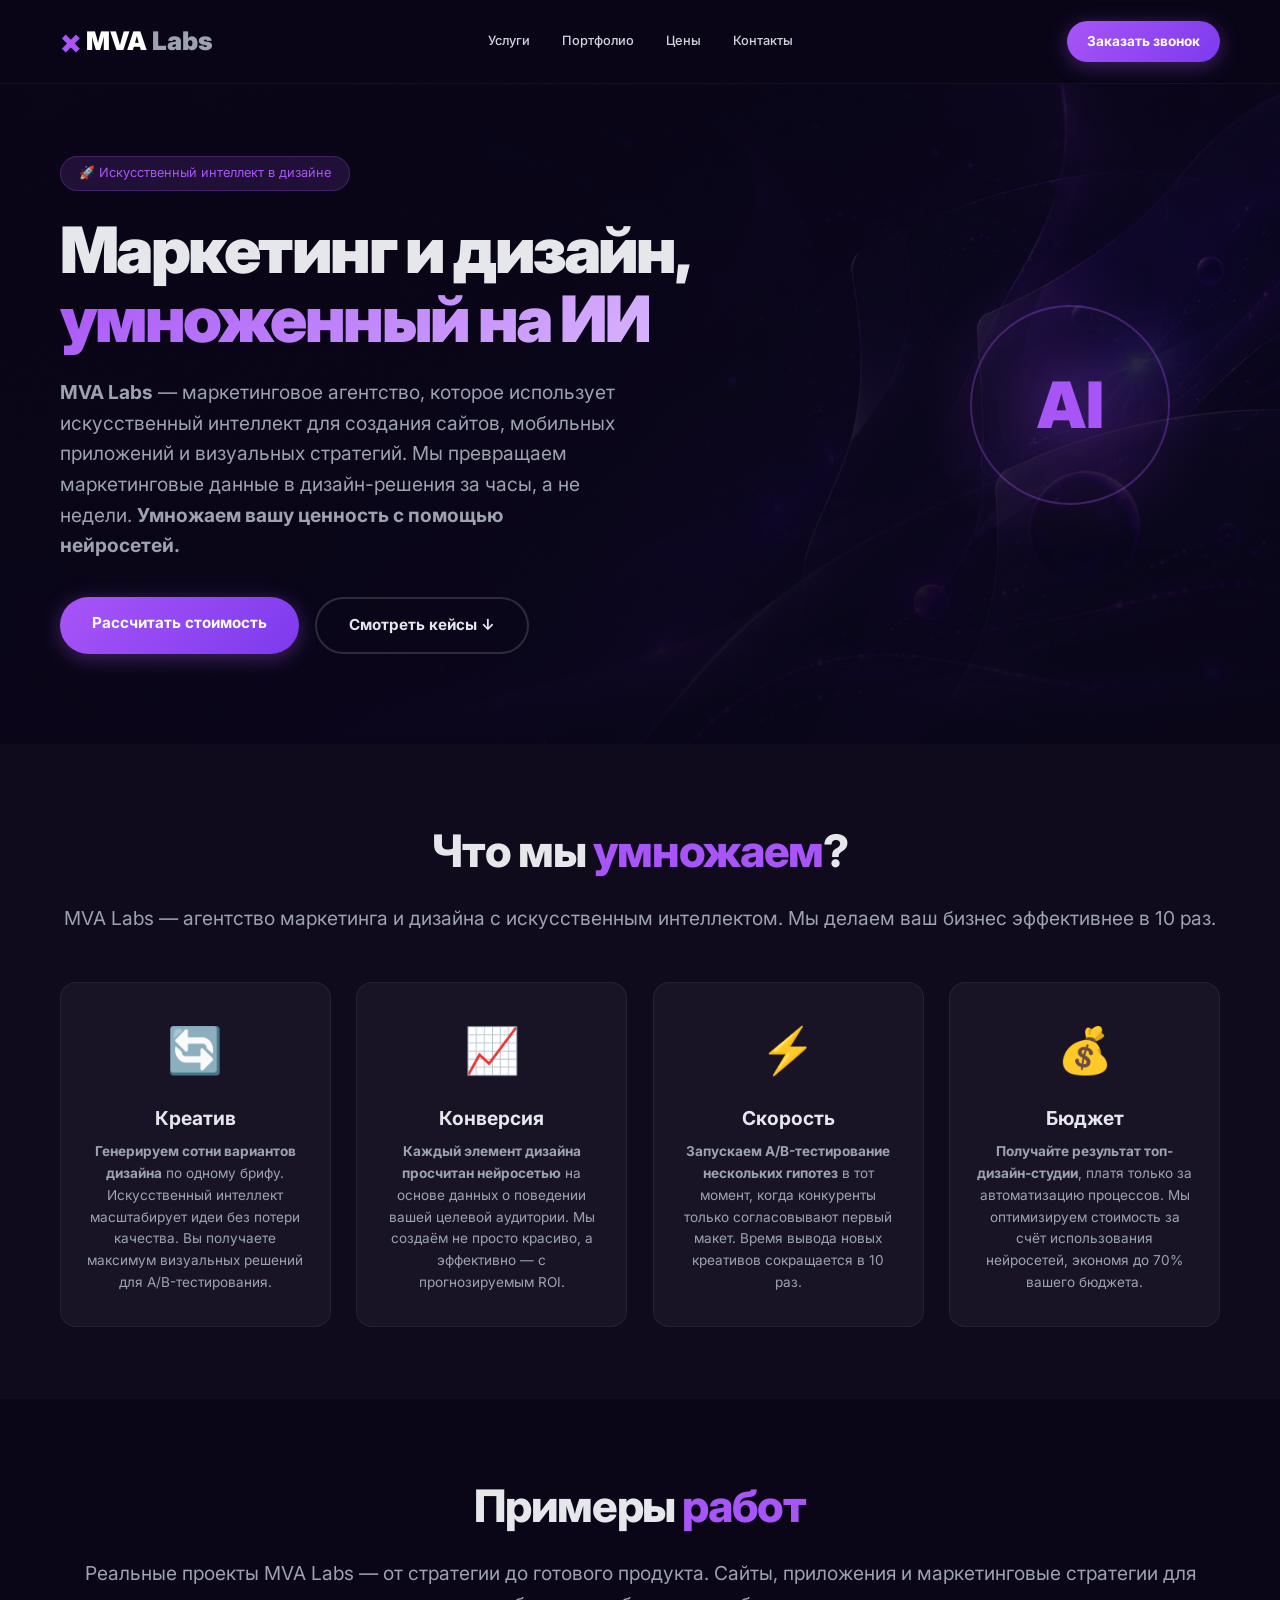
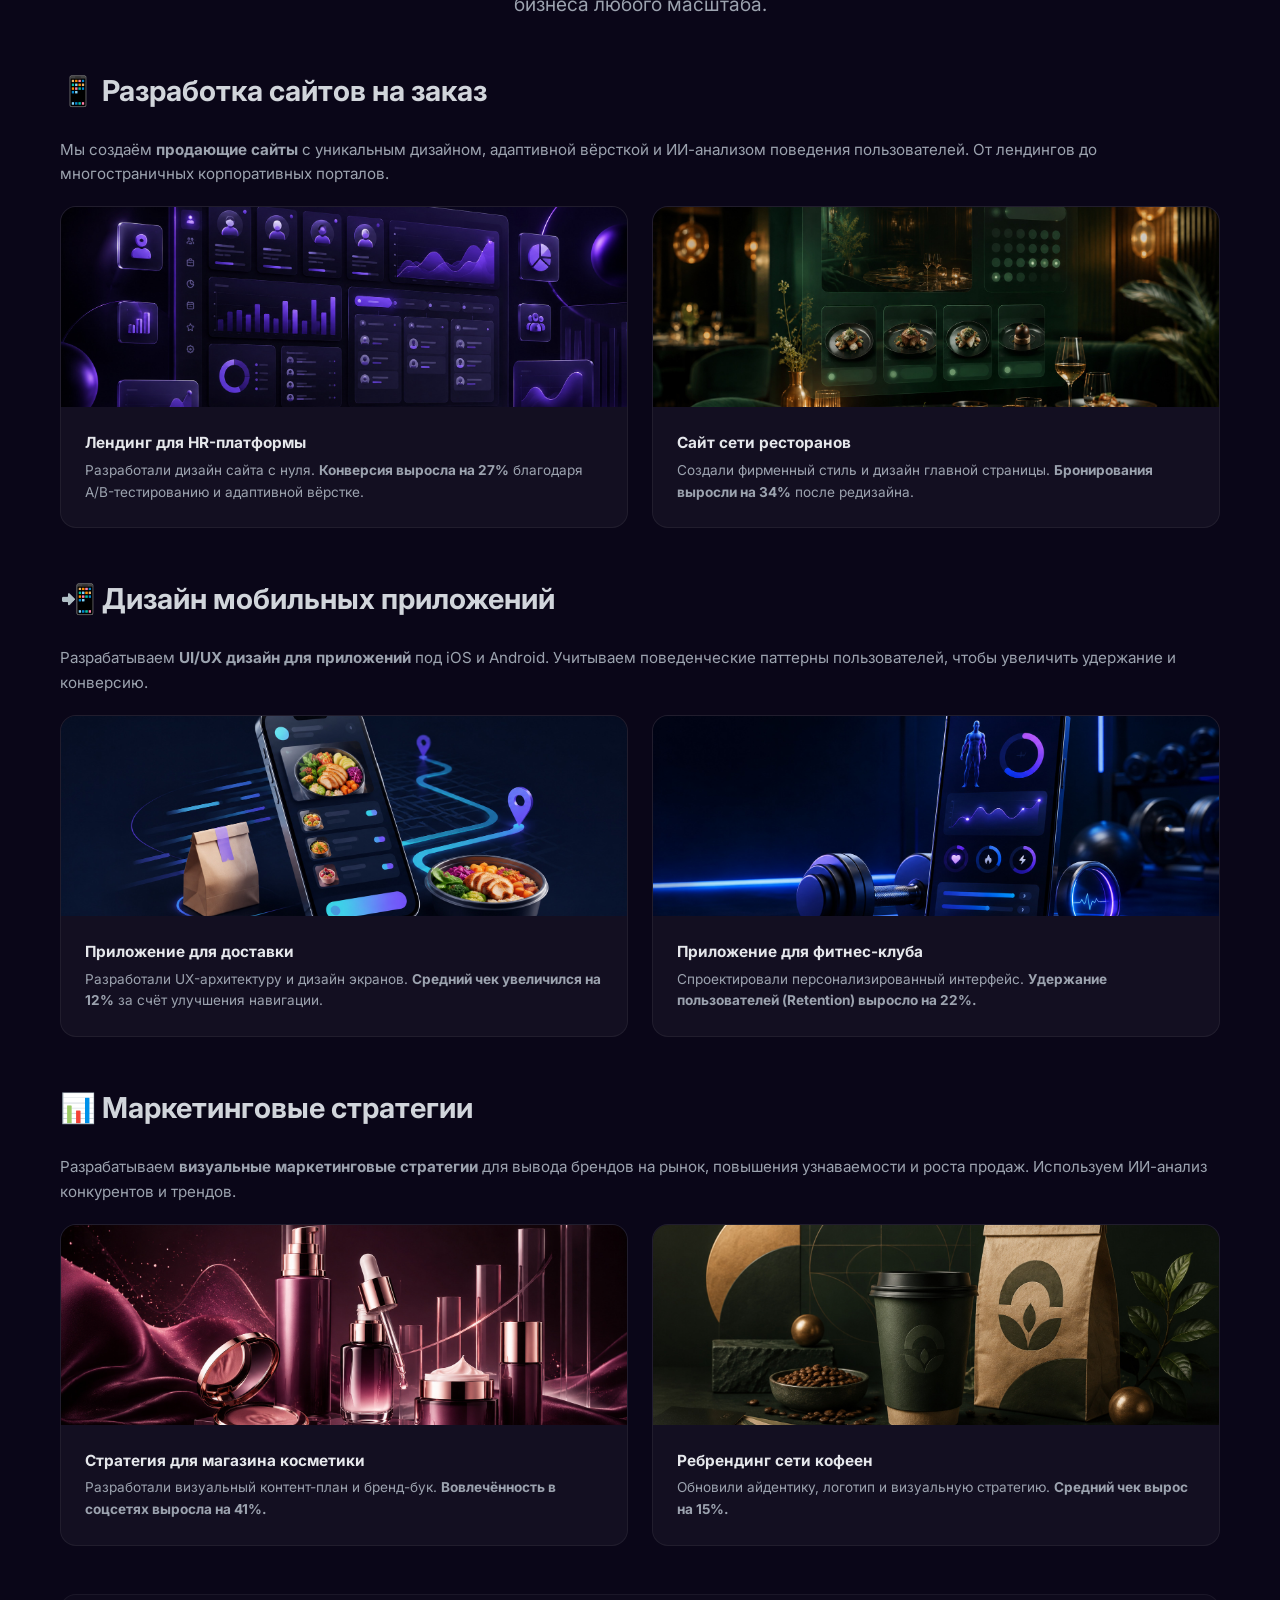
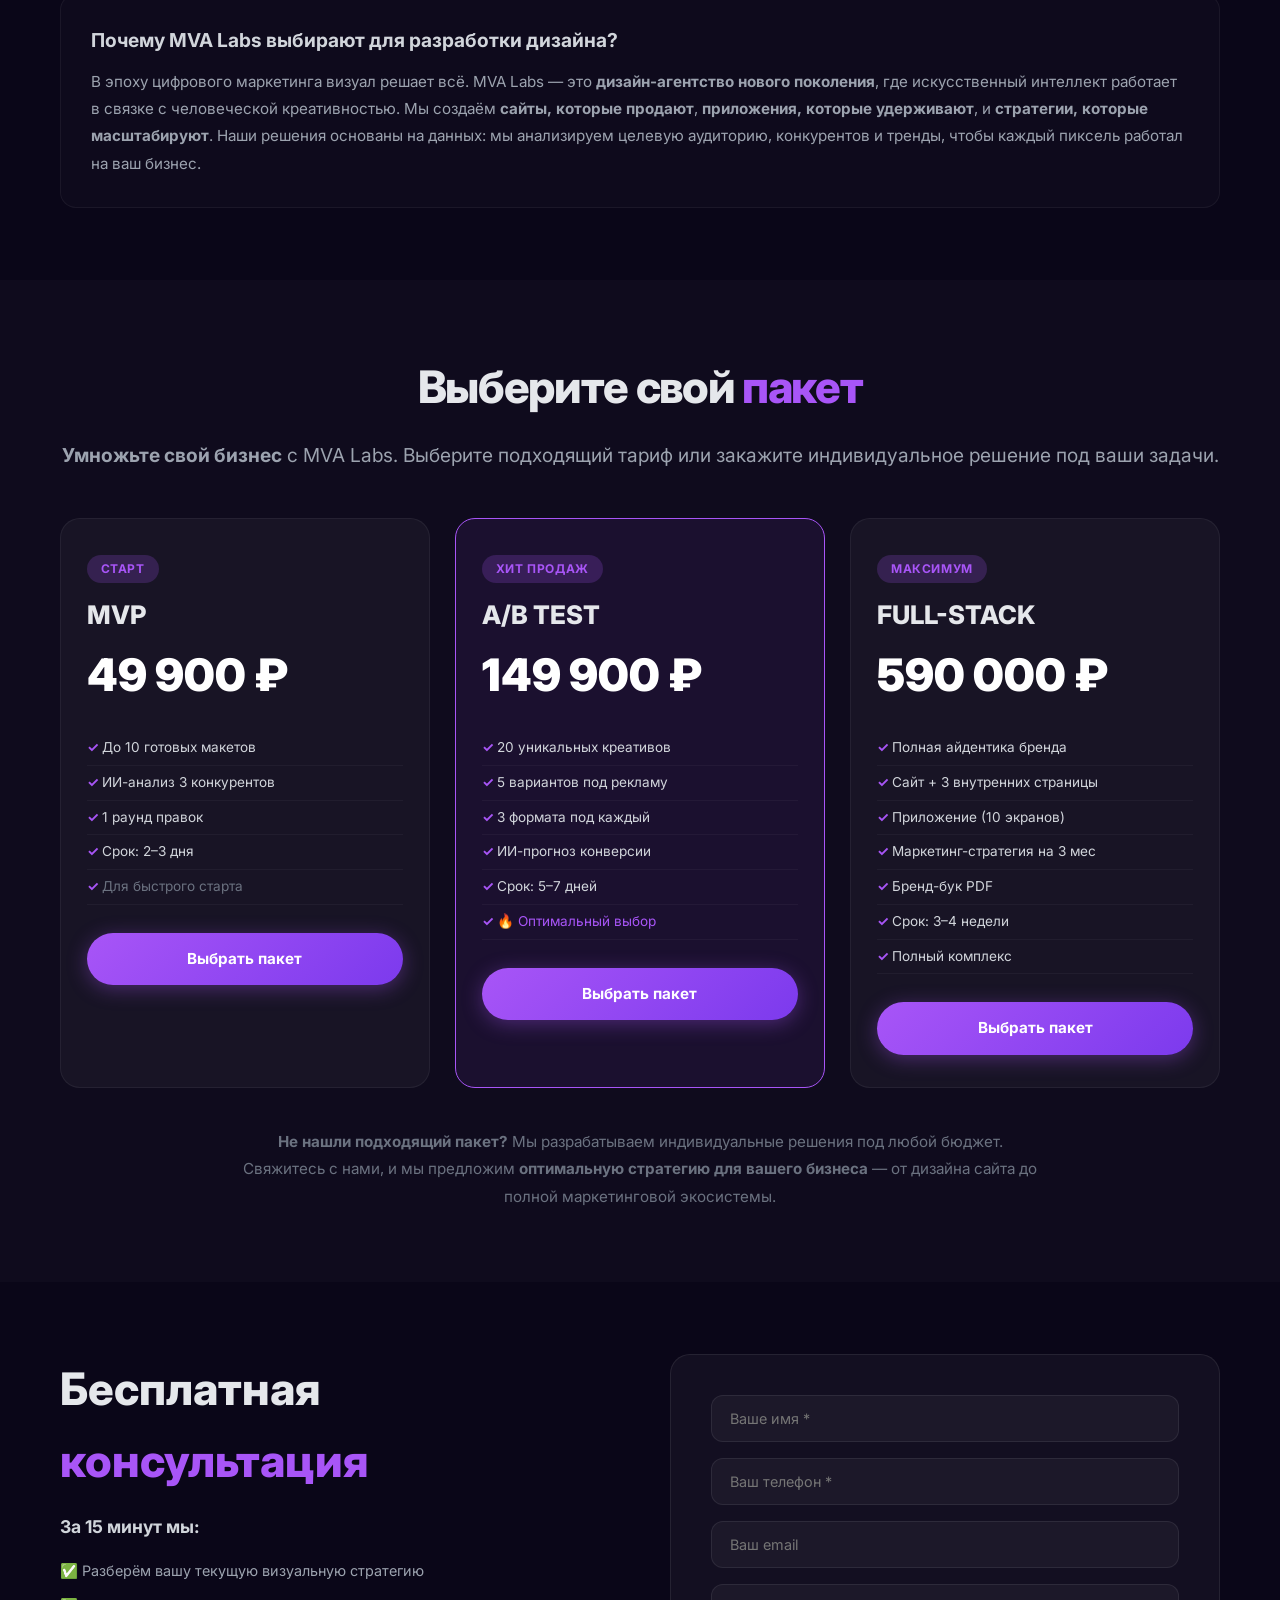
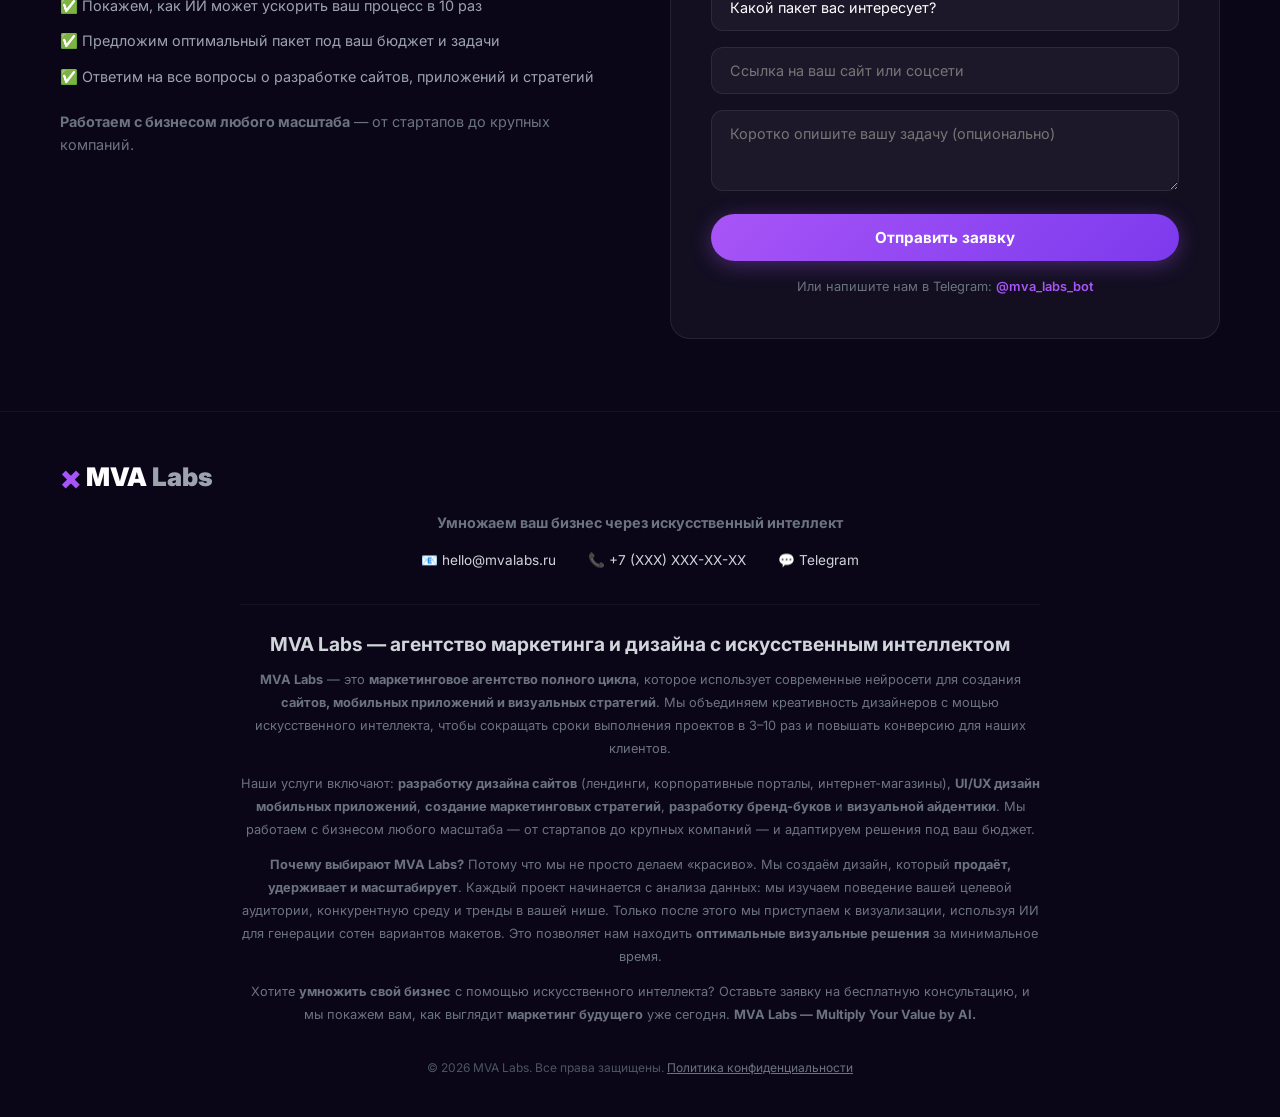
<file: index.html>
<!DOCTYPE html>
<html lang="ru">
<head>
    <meta charset="UTF-8">
    <meta name="viewport" content="width=device-width, initial-scale=1.0">
    
    <!-- ===== ОСНОВНЫЕ SEO-МЕТА ТЕГИ ===== -->
    <title>MVA Labs — Маркетинг и дизайн с ИИ. Умножаем ваш бизнес</title>
    <meta name="description" content="MVA Labs: маркетинговое агентство полного цикла с использованием искусственного интеллекта. Создаём сайты, мобильные приложения и визуальные стратегии. Умножаем конверсию, креатив и скорость. Бесплатная консультация.">
    <meta name="keywords" content="маркетинг с ии, дизайн с ии, создание сайтов на заказ, дизайн мобильных приложений, маркетинговая стратегия, нейросети в дизайне, разработка бренда, визуальная айдентика, MVA Labs, агентство маркетинга, дизайн сайтов, ui ux дизайн, контекстная реклама, таргетинг">
    <link rel="canonical" href="https://mvalabs.ru/">
    
    <!-- ===== OPEN GRAPH (для соцсетей) ===== -->
    <meta property="og:title" content="MVA Labs — Маркетинг и дизайн с искусственным интеллектом">
    <meta property="og:description" content="Создаём сайты, приложения и маркетинговые стратегии, умноженные на ИИ. Конверсия ×2, скорость ×10. Закажите консультацию.">
    <meta property="og:image" content="https://mvalabs.ru/images/og-image.jpg">
    <meta property="og:url" content="https://mvalabs.ru/">
    <meta property="og:type" content="website">
    <meta property="og:site_name" content="MVA Labs">
    <meta property="og:locale" content="ru_RU">
    
    <!-- ===== TWITTER CARDS ===== -->
    <meta name="twitter:card" content="summary_large_image">
    <meta name="twitter:title" content="MVA Labs — Маркетинг и дизайн с ИИ">
    <meta name="twitter:description" content="Умножаем ваш бизнес через искусственный интеллект. Сайты, приложения, стратегии.">
    <meta name="twitter:image" content="https://mvalabs.ru/images/og-image.jpg">
    
    <!-- ===== ДОПОЛНИТЕЛЬНЫЕ SEO ===== -->
    <meta name="robots" content="index, follow">
    <meta name="revisit-after" content="7 days">
    <meta name="language" content="Russian">
    <meta name="author" content="MVA Labs">
    <meta name="copyright" content="MVA Labs">
    <meta name="geo.region" content="RU">
    
    <!-- ===== ТЕХНИЧЕСКИЕ МЕТА-ТЕГИ ===== -->
    <meta http-equiv="X-UA-Compatible" content="IE=edge">
    <meta name="theme-color" content="#0A0618">
    <link rel="icon" type="image/png" href="images/favicon.png">
    
    <link rel="stylesheet" href="style.css">
    <link href="https://fonts.googleapis.com/css2?family=Inter:wght@400;600;700;800;900&display=swap" rel="stylesheet">
    
    <!-- Микроразметка Schema.org для поисковых систем -->
    <script type="application/ld+json">
    {
        "@context": "https://schema.org",
        "@type": "ProfessionalService",
        "name": "MVA Labs",
        "description": "Агентство маркетинга и дизайна с использованием искусственного интеллекта. Создаём сайты, приложения и маркетинговые стратегии.",
        "url": "https://mvalabs.ru/",
        "telephone": "+7-XXX-XXX-XX-XX",
        "email": "hello@mvalabs.ru",
        "address": {
            "@type": "PostalAddress",
            "addressCountry": "RU"
        },
        "priceRange": "₽₽",
        "openingHours": "Mo-Fr 10:00-19:00"
    }
    </script>
</head>
<body>
    
    <!-- ========================================== -->
    <!-- ====== ШАПКА (HEADER) ====== -->
    <!-- ========================================== -->
    <header class="header" role="banner">
        <div class="container header__inner">
            <div class="logo" itemscope itemtype="https://schema.org/Organization">
                <span class="logo__multiply" aria-hidden="true">×</span>
                <span class="logo__text">MVA <span class="logo__labs">Labs</span></span>
                <meta itemprop="name" content="MVA Labs">
                <meta itemprop="url" content="https://mvalabs.ru/">
            </div>
            
            <button class="burger" aria-label="Открыть меню" aria-expanded="false">
                <span></span>
                <span></span>
                <span></span>
            </button>
            
            <nav class="nav" role="navigation" aria-label="Основное меню">
                <a href="#services">Услуги</a>
                <a href="#portfolio">Портфолио</a>
                <a href="#prices">Цены</a>
                <a href="#contacts">Контакты</a>
            </nav>
            
            <a href="#form" class="btn btn--small btn--primary">Заказать звонок</a>
        </div>
    </header>
    
    <!-- ========================================== -->
    <!-- ====== ГЛАВНЫЙ ЭКРАН (HERO) ====== -->
    <!-- ========================================== -->
    <section class="hero" id="hero">
        <div class="container hero__inner">
            <div class="hero__content">
                <div class="hero__badge">🚀 Искусственный интеллект в дизайне</div>
                
                <h1 class="hero__title">
                    Маркетинг и дизайн,<br>
                    <span class="hero__highlight">умноженный на ИИ</span>
                </h1>
                
                <p class="hero__desc">
                    <strong>MVA Labs</strong> — маркетинговое агентство, которое использует искусственный интеллект для создания сайтов, 
                    мобильных приложений и визуальных стратегий. Мы превращаем маркетинговые данные в дизайн-решения 
                    за часы, а не недели. <strong>Умножаем вашу ценность с помощью нейросетей.</strong>
                </p>
                
                <div class="hero__buttons">
                    <a href="#form" class="btn btn--primary">Рассчитать стоимость</a>
                    <a href="#portfolio" class="btn btn--secondary">Смотреть кейсы ↓</a>
                </div>
            </div>
            
            <div class="hero__visual" aria-hidden="true">
                <div class="hero__circle"></div>
                <div class="hero__ai-icon">AI</div>
            </div>
        </div>
    </section>
    
    <!-- ========================================== -->
    <!-- ====== БЛОК УТП (ЧТО МЫ УМНОЖАЕМ) ====== -->
    <!-- ========================================== -->
    <section class="utp" id="services" aria-labelledby="utp-title">
        <div class="container">
            <h2 class="section-title" id="utp-title">
                Что мы <span class="highlight">умножаем</span>?
            </h2>
            <p class="section-subtitle">
                MVA Labs — агентство маркетинга и дизайна с искусственным интеллектом. 
                Мы делаем ваш бизнес эффективнее в 10 раз.
            </p>
            
            <div class="utp__grid">
                <div class="utp__item">
                    <div class="utp__icon" aria-hidden="true">🔄</div>
                    <h3>Креатив</h3>
                    <p>
                        <strong>Генерируем сотни вариантов дизайна</strong> по одному брифу. 
                        Искусственный интеллект масштабирует идеи без потери качества. 
                        Вы получаете максимум визуальных решений для A/B-тестирования.
                    </p>
                </div>
                
                <div class="utp__item">
                    <div class="utp__icon" aria-hidden="true">📈</div>
                    <h3>Конверсия</h3>
                    <p>
                        <strong>Каждый элемент дизайна просчитан нейросетью</strong> на основе 
                        данных о поведении вашей целевой аудитории. Мы создаём не просто 
                        красиво, а эффективно — с прогнозируемым ROI.
                    </p>
                </div>
                
                <div class="utp__item">
                    <div class="utp__icon" aria-hidden="true">⚡</div>
                    <h3>Скорость</h3>
                    <p>
                        <strong>Запускаем A/B-тестирование нескольких гипотез</strong> в тот момент, 
                        когда конкуренты только согласовывают первый макет. 
                        Время вывода новых креативов сокращается в 10 раз.
                    </p>
                </div>
                
                <div class="utp__item">
                    <div class="utp__icon" aria-hidden="true">💰</div>
                    <h3>Бюджет</h3>
                    <p>
                        <strong>Получайте результат топ-дизайн-студии</strong>, платя только за 
                        автоматизацию процессов. Мы оптимизируем стоимость за счёт 
                        использования нейросетей, экономя до 70% вашего бюджета.
                    </p>
                </div>
            </div>
        </div>
    </section>
    
    <!-- ========================================== -->
    <!-- ====== ПОРТФОЛИО ====== -->
    <!-- ========================================== -->
    <section class="portfolio" id="portfolio" aria-labelledby="portfolio-title">
        <div class="container">
            <h2 class="section-title" id="portfolio-title">
                Примеры <span class="highlight">работ</span>
            </h2>
            <p class="section-subtitle">
                Реальные проекты MVA Labs — от стратегии до готового продукта. 
                Сайты, приложения и маркетинговые стратегии для бизнеса любого масштаба.
            </p>
            
            <!-- ===== САЙТЫ ===== -->
            <div class="portfolio__category">
                <h3 class="category-title">📱 Разработка сайтов на заказ</h3>
                <p style="color: #9CA3AF; margin-bottom: 20px; font-size: 0.95rem;">
                    Мы создаём <strong>продающие сайты</strong> с уникальным дизайном, адаптивной вёрсткой 
                    и ИИ-анализом поведения пользователей. От лендингов до многостраничных корпоративных порталов.
                </p>
                
                <div class="portfolio__grid">
                    <div class="portfolio__card">
                        <div class="portfolio__image">
                            <img src="images/site-1.jpg" alt="Лендинг для HR-платформы">
                        </div>
                        <div class="portfolio__info">
                            <h4>Лендинг для HR-платформы</h4>
                            <p>Разработали дизайн сайта с нуля. <strong>Конверсия выросла на 27%</strong> благодаря A/B-тестированию и адаптивной вёрстке.</p>
                        </div>
                    </div>
                    
                    <div class="portfolio__card">
                        <div class="portfolio__image">
                            <img src="images/site-2.jpg" alt="Сайт сети ресторанов">
                        </div>
                        <div class="portfolio__info">
                            <h4>Сайт сети ресторанов</h4>
                            <p>Создали фирменный стиль и дизайн главной страницы. <strong>Бронирования выросли на 34%</strong> после редизайна.</p>
                        </div>
                    </div>
                </div>
            </div>
            
            <!-- ===== ПРИЛОЖЕНИЯ ===== -->
            <div class="portfolio__category">
                <h3 class="category-title">📲 Дизайн мобильных приложений</h3>
                <p style="color: #9CA3AF; margin-bottom: 20px; font-size: 0.95rem;">
                    Разрабатываем <strong>UI/UX дизайн для приложений</strong> под iOS и Android. 
                    Учитываем поведенческие паттерны пользователей, чтобы увеличить удержание и конверсию.
                </p>
                
                <div class="portfolio__grid">
                    <div class="portfolio__card">
                        <div class="portfolio__image">
                            <img src="images/app-1.jpg" alt="Приложение для доставки">
                        </div>
                        <div class="portfolio__info">
                            <h4>Приложение для доставки</h4>
                            <p>Разработали UX-архитектуру и дизайн экранов. <strong>Средний чек увеличился на 12%</strong> за счёт улучшения навигации.</p>
                        </div>
                    </div>
                    
                    <div class="portfolio__card">
                        <div class="portfolio__image">
                            <img src="images/app-2.jpg" alt="Приложение для фитнес-клуба">
                        </div>
                        <div class="portfolio__info">
                            <h4>Приложение для фитнес-клуба</h4>
                            <p>Спроектировали персонализированный интерфейс. <strong>Удержание пользователей (Retention) выросло на 22%.</strong></p>
                        </div>
                    </div>
                </div>
            </div>
            
            <!-- ===== СТРАТЕГИИ ===== -->
            <div class="portfolio__category">
                <h3 class="category-title">📊 Маркетинговые стратегии</h3>
                <p style="color: #9CA3AF; margin-bottom: 20px; font-size: 0.95rem;">
                    Разрабатываем <strong>визуальные маркетинговые стратегии</strong> для вывода брендов на рынок, 
                    повышения узнаваемости и роста продаж. Используем ИИ-анализ конкурентов и трендов.
                </p>
                
                <div class="portfolio__grid">
                    <div class="portfolio__card">
                        <div class="portfolio__image">
                            <img src="images/strategy-1.jpg" alt="Стратегия для магазина косметики">
                        </div>
                        <div class="portfolio__info">
                            <h4>Стратегия для магазина косметики</h4>
                            <p>Разработали визуальный контент-план и бренд-бук. <strong>Вовлечённость в соцсетях выросла на 41%.</strong></p>
                        </div>
                    </div>
                    
                    <div class="portfolio__card">
                        <div class="portfolio__image">
                            <img src="images/strategy-2.jpg" alt="Ребрендинг сети кофеен">
                        </div>
                        <div class="portfolio__info">
                            <h4>Ребрендинг сети кофеен</h4>
                            <p>Обновили айдентику, логотип и визуальную стратегию. <strong>Средний чек вырос на 15%.</strong></p>
                        </div>
                    </div>
                </div>
            </div>
            
            <!-- ===== ТЕКСТ ДЛЯ СЕО ПОСЛЕ ПОРТФОЛИО ===== -->
            <div style="margin-top: 40px; padding: 30px; background: rgba(255,255,255,0.02); border-radius: 16px; border: 1px solid rgba(255,255,255,0.05);">
                <h4 style="color: #D1D5DB; font-size: 1.2rem; margin-bottom: 12px;">Почему MVA Labs выбирают для разработки дизайна?</h4>
                <p style="color: #9CA3AF; line-height: 1.8; font-size: 0.95rem;">
                    В эпоху цифрового маркетинга визуал решает всё. MVA Labs — это <strong>дизайн-агентство нового поколения</strong>, 
                    где искусственный интеллект работает в связке с человеческой креативностью. Мы создаём <strong>сайты, которые продают</strong>, 
                    <strong>приложения, которые удерживают</strong>, и <strong>стратегии, которые масштабируют</strong>. 
                    Наши решения основаны на данных: мы анализируем целевую аудиторию, конкурентов и тренды, 
                    чтобы каждый пиксель работал на ваш бизнес.
                </p>
            </div>
        </div>
    </section>
    
    <!-- ========================================== -->
    <!-- ====== ПАКЕТЫ УСЛУГ ====== -->
    <!-- ========================================== -->
    <section class="prices" id="prices" aria-labelledby="prices-title">
        <div class="container">
            <h2 class="section-title" id="prices-title">
                Выберите свой <span class="highlight">пакет</span>
            </h2>
            <p class="section-subtitle">
                <strong>Умножьте свой бизнес</strong> с MVA Labs. Выберите подходящий тариф 
                или закажите индивидуальное решение под ваши задачи.
            </p>
            
            <div class="prices__grid">
                <!-- ===== MVP ===== -->
                <div class="price-card">
                    <div class="price-card__badge">Старт</div>
                    <h3>MVP</h3>
                    <div class="price-card__price">49 900 ₽</div>
                    <ul class="price-card__list">
                        <li>До 10 готовых макетов</li>
                        <li>ИИ-анализ 3 конкурентов</li>
                        <li>1 раунд правок</li>
                        <li>Срок: 2–3 дня</li>
                        <li style="color: #6B7280; font-size: 0.85rem;">Для быстрого старта</li>
                    </ul>
                    <a href="#form" class="btn btn--primary btn--full">Выбрать пакет</a>
                </div>
                
                <!-- ===== A/B TEST ===== -->
                <div class="price-card price-card--popular">
                    <div class="price-card__badge">Хит продаж</div>
                    <h3>A/B TEST</h3>
                    <div class="price-card__price">149 900 ₽</div>
                    <ul class="price-card__list">
                        <li>20 уникальных креативов</li>
                        <li>5 вариантов под рекламу</li>
                        <li>3 формата под каждый</li>
                        <li>ИИ-прогноз конверсии</li>
                        <li>Срок: 5–7 дней</li>
                        <li style="color: #A855F7; font-size: 0.85rem;">🔥 Оптимальный выбор</li>
                    </ul>
                    <a href="#form" class="btn btn--primary btn--full">Выбрать пакет</a>
                </div>
                
                <!-- ===== FULL-STACK ===== -->
                <div class="price-card">
                    <div class="price-card__badge">Максимум</div>
                    <h3>FULL-STACK</h3>
                    <div class="price-card__price">590 000 ₽</div>
                    <ul class="price-card__list">
                        <li>Полная айдентика бренда</li>
                        <li>Сайт + 3 внутренних страницы</li>
                        <li>Приложение (10 экранов)</li>
                        <li>Маркетинг-стратегия на 3 мес</li>
                        <li>Бренд-бук PDF</li>
                        <li>Срок: 3–4 недели</li>
                        <li style="color: #D1D5DB; font-size: 0.85rem;">Полный комплекс</li>
                    </ul>
                    <a href="#form" class="btn btn--primary btn--full">Выбрать пакет</a>
                </div>
            </div>
            
            <!-- ===== SEO-ТЕКСТ ПОД ЦЕНАМИ ===== -->
            <div style="text-align: center; margin-top: 40px; max-width: 800px; margin-left: auto; margin-right: auto;">
                <p style="color: #6B7280; font-size: 0.95rem; line-height: 1.8;">
                    <strong>Не нашли подходящий пакет?</strong> Мы разрабатываем индивидуальные решения под любой бюджет. 
                    Свяжитесь с нами, и мы предложим <strong>оптимальную стратегию для вашего бизнеса</strong> — 
                    от дизайна сайта до полной маркетинговой экосистемы.
                </p>
            </div>
        </div>
    </section>
    
    <!-- ========================================== -->
    <!-- ====== ФОРМА СВЯЗИ ====== -->
    <!-- ========================================== -->
    <section class="form-section" id="form" aria-labelledby="form-title">
        <div class="container">
            <div class="form-section__inner">
                <div class="form-section__info">
                    <h2 id="form-title">Бесплатная <span class="highlight">консультация</span></h2>
                    <p><strong>За 15 минут мы:</strong></p>
                    <ul>
                        <li>✅ Разберём вашу текущую визуальную стратегию</li>
                        <li>✅ Покажем, как ИИ может ускорить ваш процесс в 10 раз</li>
                        <li>✅ Предложим оптимальный пакет под ваш бюджет и задачи</li>
                        <li>✅ Ответим на все вопросы о разработке сайтов, приложений и стратегий</li>
                    </ul>
                    <p style="margin-top: 16px; color: #6B7280; font-size: 0.9rem;">
                        <strong>Работаем с бизнесом любого масштаба</strong> — от стартапов до крупных компаний.
                    </p>
                </div>
                
                <form class="form" id="telegramForm" method="POST" action="bot.php">
                    <input type="text" name="name" placeholder="Ваше имя *" required aria-required="true">
                    <input type="tel" name="phone" placeholder="Ваш телефон *" required aria-required="true">
                    <input type="email" name="email" placeholder="Ваш email" aria-label="Электронная почта">
                    
                    <select name="package" aria-label="Выберите пакет услуг">
                        <option value="">Какой пакет вас интересует?</option>
                        <option value="MVP — 49 900 ₽">MVP — 49 900 ₽</option>
                        <option value="A/B TEST — 149 900 ₽">A/B TEST — 149 900 ₽</option>
                        <option value="FULL-STACK — 590 000 ₽">FULL-STACK — 590 000 ₽</option>
                        <option value="Индивидуальное решение">Индивидуальное решение</option>
                        <option value="Нужна консультация">Нужна консультация</option>
                    </select>
                    
                    <input type="text" name="site" placeholder="Ссылка на ваш сайт или соцсети">
                    <textarea name="message" placeholder="Коротко опишите вашу задачу (опционально)" rows="3"></textarea>
                    
                    <button type="submit" class="btn btn--primary btn--full" id="submitBtn">Отправить заявку</button>
                    <p class="form__note" id="formStatus"></p>
                    <p class="form__note">
                        Или напишите нам в Telegram: <a href="https://t.me/mva_labs_bot" target="_blank" rel="noopener noreferrer">@mva_labs_bot</a>
                    </p>
                </form>
            </div>
        </div>
    </section>
    
    <!-- ========================================== -->
    <!-- ====== ПОДВАЛ (FOOTER) ====== -->
    <!-- ========================================== -->
    <footer class="footer" id="contacts" role="contentinfo">
        <div class="container footer__inner">
            <div class="logo">
                <span class="logo__multiply" aria-hidden="true">×</span>
                <span class="logo__text">MVA <span class="logo__labs">Labs</span></span>
            </div>
            
            <p class="footer__slogan">
                <strong>Умножаем ваш бизнес через искусственный интеллект</strong>
            </p>
            
            <div class="footer__contacts">
                <a href="mailto:hello@mvalabs.ru" aria-label="Написать на email">📧 hello@mvalabs.ru</a>
                <a href="tel:+7XXXXXXXXXX" aria-label="Позвонить по телефону">📞 +7 (XXX) XXX-XX-XX</a>
                <a href="https://t.me/mva_labs_bot" target="_blank" rel="noopener noreferrer" aria-label="Написать в Telegram">💬 Telegram</a>
            </div>
            
            <!-- ===== БОЛЬШОЙ SEO-ТЕКСТ В ПОДВАЛЕ ===== -->
            <div class="footer__seo">
                <h3>MVA Labs — агентство маркетинга и дизайна с искусственным интеллектом</h3>
                <p>
                    <strong>MVA Labs</strong> — это <strong>маркетинговое агентство полного цикла</strong>, 
                    которое использует современные нейросети для создания <strong>сайтов, мобильных приложений 
                    и визуальных стратегий</strong>. Мы объединяем креативность дизайнеров с мощью искусственного 
                    интеллекта, чтобы сокращать сроки выполнения проектов в 3–10 раз и повышать конверсию для 
                    наших клиентов.
                </p>
                <p style="margin-top: 12px;">
                    Наши услуги включают: <strong>разработку дизайна сайтов</strong> (лендинги, корпоративные порталы, 
                    интернет-магазины), <strong>UI/UX дизайн мобильных приложений</strong>, <strong>создание 
                    маркетинговых стратегий</strong>, <strong>разработку бренд-буков</strong> и 
                    <strong>визуальной айдентики</strong>. Мы работаем с бизнесом любого масштаба — 
                    от стартапов до крупных компаний — и адаптируем решения под ваш бюджет.
                </p>
                <p style="margin-top: 12px;">
                    <strong>Почему выбирают MVA Labs?</strong> Потому что мы не просто делаем «красиво». 
                    Мы создаём дизайн, который <strong>продаёт, удерживает и масштабирует</strong>. 
                    Каждый проект начинается с анализа данных: мы изучаем поведение вашей целевой аудитории, 
                    конкурентную среду и тренды в вашей нише. Только после этого мы приступаем к визуализации, 
                    используя ИИ для генерации сотен вариантов макетов. Это позволяет нам находить 
                    <strong>оптимальные визуальные решения</strong> за минимальное время.
                </p>
                <p style="margin-top: 12px;">
                    Хотите <strong>умножить свой бизнес</strong> с помощью искусственного интеллекта? 
                    Оставьте заявку на бесплатную консультацию, и мы покажем вам, как выглядит 
                    <strong>маркетинг будущего</strong> уже сегодня. <strong>MVA Labs — Multiply Your Value by AI.</strong>
                </p>
            </div>
            
            <p class="footer__copy" style="margin-top: 32px;">
                © 2026 MVA Labs. Все права защищены. 
                <a href="#" style="color: #6B7280; text-decoration: underline;">Политика конфиденциальности</a>
            </p>
        </div>
    </footer>
    
    <script src="script.js"></script>
</body>
</html>
</file>
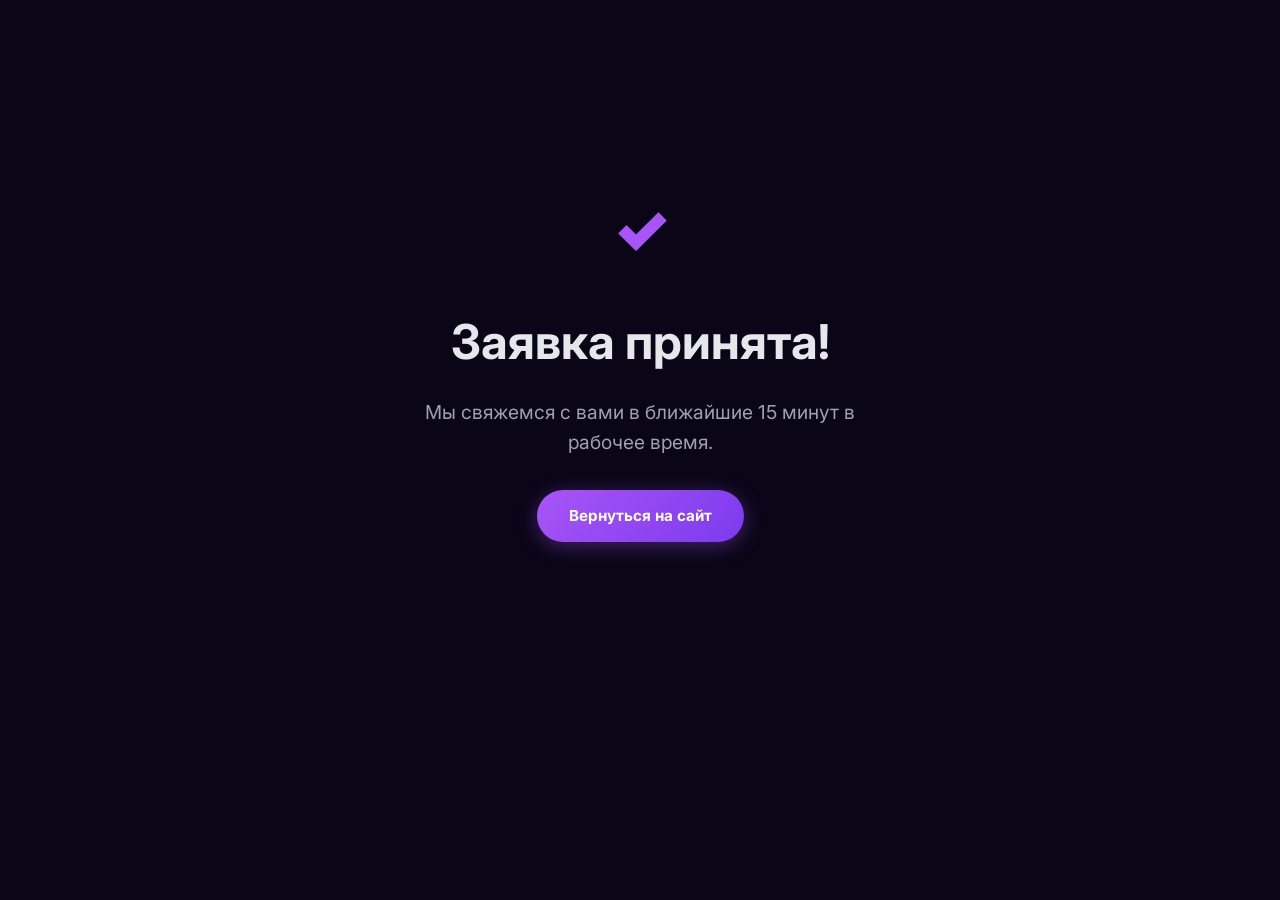
<file: thanks.html>
<!DOCTYPE html>
<html lang="ru">
<head>
    <meta charset="UTF-8">
    <meta name="viewport" content="width=device-width, initial-scale=1.0">
    <title>Спасибо — MVA Labs</title>
    <link rel="stylesheet" href="style.css">
    <link href="https://fonts.googleapis.com/css2?family=Inter:wght@400;600;700;800;900&display=swap" rel="stylesheet">
    <style>
        .thanks {
            display: flex;
            flex-direction: column;
            align-items: center;
            justify-content: center;
            min-height: 80vh;
            text-align: center;
        }
        .thanks .logo__multiply { font-size: 4rem; }
        .thanks h1 { font-size: 3rem; margin: 24px 0 16px; }
        .thanks p { color: #9CA3AF; font-size: 1.2rem; max-width: 500px; }
        .thanks .btn { margin-top: 32px; }
    </style>
</head>
<body>
    <div class="container thanks">
        <span class="logo__multiply" style="color: #A855F7; font-size: 4rem;">✓</span>
        <h1>Заявка принята!</h1>
        <p>Мы свяжемся с вами в ближайшие 15 минут в рабочее время.</p>
        <a href="/" class="btn btn--primary">Вернуться на сайт</a>
    </div>
</body>
</html>
</file>
<file: style.css>
/* ===== RESET & BASE ===== */
* {
    margin: 0;
    padding: 0;
    box-sizing: border-box;
}

html {
    scroll-behavior: smooth;
}

body {
    font-family: 'Inter', -apple-system, BlinkMacSystemFont, sans-serif;
    background: #0A0618;
    color: #E5E7EB;
    line-height: 1.6;
    -webkit-font-smoothing: antialiased;
}

.container {
    max-width: 1200px;
    margin: 0 auto;
    padding: 0 20px;
}

a {
    text-decoration: none;
    color: inherit;
}

img {
    max-width: 100%;
    height: auto;
}

.section-title {
    font-size: clamp(2rem, 5vw, 2.8rem);
    font-weight: 800;
    text-align: center;
    margin-bottom: 16px;
    letter-spacing: -0.03em;
}

.section-subtitle {
    text-align: center;
    color: #9CA3AF;
    font-size: clamp(1rem, 2vw, 1.2rem);
    margin-bottom: 48px;
}

.highlight {
    color: #A855F7;
}

/* ===== BUTTONS ===== */
.btn {
    display: inline-block;
    padding: 14px 32px;
    border-radius: 50px;
    font-weight: 700;
    font-size: clamp(0.85rem, 1.2vw, 0.95rem);
    transition: all 0.3s ease;
    cursor: pointer;
    border: none;
    font-family: inherit;
    text-align: center;
}

.btn--primary {
    background: linear-gradient(135deg, #A855F7, #7C3AED);
    color: white;
    box-shadow: 0 4px 20px rgba(168, 85, 247, 0.35);
}

.btn--primary:hover {
    transform: translateY(-2px);
    box-shadow: 0 8px 35px rgba(168, 85, 247, 0.5);
}

.btn--secondary {
    background: transparent;
    color: #E5E7EB;
    border: 2px solid rgba(255, 255, 255, 0.15);
}

.btn--secondary:hover {
    border-color: #A855F7;
    background: rgba(168, 85, 247, 0.1);
}

.btn--small {
    padding: 10px 20px;
    font-size: 0.85rem;
}

.btn--full {
    width: 100%;
    text-align: center;
}

/* ===== HEADER ===== */
.header {
    padding: 16px 0;
    border-bottom: 1px solid rgba(255, 255, 255, 0.05);
    position: sticky;
    top: 0;
    background: rgba(10, 6, 24, 0.92);
    backdrop-filter: blur(12px);
    -webkit-backdrop-filter: blur(12px);
    z-index: 1000;
}

.header__inner {
    display: flex;
    justify-content: space-between;
    align-items: center;
    flex-wrap: wrap;
    gap: 12px;
}

.logo {
    display: flex;
    align-items: center;
    gap: 4px;
    font-size: clamp(1.3rem, 3vw, 1.6rem);
    font-weight: 900;
}

.logo__img {
    display: block;
    height: clamp(28px, 4vw, 38px);
    width: auto;
}

.logo__multiply {
    color: #A855F7;
    font-size: clamp(1.6rem, 3.5vw, 2rem);
    font-weight: 900;
}

.logo__text {
    color: white;
}

.logo__labs {
    color: #9CA3AF;
}

.nav {
    display: flex;
    gap: clamp(16px, 3vw, 32px);
    font-weight: 500;
    color: #D1D5DB;
    font-size: clamp(0.8rem, 1vw, 0.95rem);
}

.nav a:hover {
    color: #A855F7;
    transition: 0.2s;
}

/* ===== МОБИЛЬНОЕ МЕНЮ (ГАМБУРГЕР) ===== */
.burger {
    display: none;
    flex-direction: column;
    gap: 5px;
    cursor: pointer;
    background: none;
    border: none;
    padding: 4px;
}

.burger span {
    width: 28px;
    height: 3px;
    background: white;
    border-radius: 3px;
    transition: 0.3s;
}

.burger.active span:nth-child(1) {
    transform: rotate(45deg) translate(6px, 6px);
}
.burger.active span:nth-child(2) {
    opacity: 0;
}
.burger.active span:nth-child(3) {
    transform: rotate(-45deg) translate(6px, -6px);
}

.nav.mobile-open {
    display: flex;
    flex-direction: column;
    width: 100%;
    gap: 12px;
    padding: 16px 0 8px;
    border-top: 1px solid rgba(255,255,255,0.06);
}

/* ===== HERO ===== */
.hero {
    padding: clamp(40px, 8vh, 80px) 0 clamp(60px, 10vh, 100px);
    position: relative;
    overflow: hidden;
    background:
        linear-gradient(180deg, rgba(10,6,24,0.82) 0%, rgba(10,6,24,0.96) 100%),
        url('images/hero-bg.jpg') center / cover no-repeat;
}

.hero__inner {
    display: flex;
    align-items: center;
    justify-content: space-between;
    gap: clamp(30px, 5vw, 60px);
}

.hero__content {
    flex: 1;
}

.hero__badge {
    display: inline-block;
    background: rgba(168, 85, 247, 0.15);
    border: 1px solid rgba(168, 85, 247, 0.25);
    padding: 6px 18px;
    border-radius: 50px;
    font-size: clamp(0.75rem, 1vw, 0.85rem);
    color: #A855F7;
    margin-bottom: 24px;
}

.hero__title {
    font-size: clamp(2rem, 6vw, 4rem);
    font-weight: 900;
    line-height: 1.08;
    letter-spacing: -0.04em;
    margin-bottom: 24px;
}

.hero__highlight {
    background: linear-gradient(135deg, #A855F7, #D8B4FE);
    -webkit-background-clip: text;
    -webkit-text-fill-color: transparent;
    background-clip: text;
}

.hero__desc {
    font-size: clamp(1rem, 1.5vw, 1.2rem);
    color: #9CA3AF;
    margin-bottom: 36px;
    max-width: 560px;
}

.hero__buttons {
    display: flex;
    gap: 16px;
    flex-wrap: wrap;
}

.hero__visual {
    flex: 0 0 clamp(150px, 25vw, 300px);
    height: clamp(150px, 25vw, 300px);
    background: radial-gradient(circle at center, rgba(168, 85, 247, 0.15), transparent 70%);
    border-radius: 50%;
    display: flex;
    align-items: center;
    justify-content: center;
    position: relative;
}

.hero__circle {
    width: clamp(120px, 18vw, 200px);
    height: clamp(120px, 18vw, 200px);
    border: 2px solid rgba(168, 85, 247, 0.3);
    border-radius: 50%;
    animation: pulse 3s ease-in-out infinite;
}

.hero__ai-icon {
    position: absolute;
    font-size: clamp(2.5rem, 5vw, 4rem);
    font-weight: 900;
    color: #A855F7;
    text-shadow: 0 0 60px rgba(168, 85, 247, 0.4);
}

@keyframes pulse {
    0%, 100% { transform: scale(1); opacity: 0.5; }
    50% { transform: scale(1.3); opacity: 0.1; }
}

/* ===== UTP ===== */
.utp {
    padding: clamp(40px, 8vh, 80px) 0;
    background: rgba(255, 255, 255, 0.02);
}

.utp__grid {
    display: grid;
    grid-template-columns: repeat(4, 1fr);
    gap: clamp(16px, 2vw, 30px);
}

.utp__item {
    background: rgba(255, 255, 255, 0.04);
    padding: clamp(20px, 3vw, 32px) clamp(16px, 2vw, 24px);
    border-radius: 16px;
    border: 1px solid rgba(255, 255, 255, 0.06);
    text-align: center;
    transition: 0.3s;
}

.utp__item:hover {
    border-color: #A855F7;
    transform: translateY(-4px);
}

.utp__icon {
    font-size: clamp(2rem, 4vw, 2.8rem);
    margin-bottom: 16px;
}

.utp__item h3 {
    font-size: clamp(1.1rem, 1.5vw, 1.3rem);
    margin-bottom: 8px;
}

.utp__item p {
    color: #9CA3AF;
    font-size: clamp(0.85rem, 1vw, 0.95rem);
}

/* ===== PORTFOLIO ===== */
.portfolio {
    padding: clamp(40px, 8vh, 80px) 0;
}

.portfolio__category {
    margin-bottom: 48px;
}

.category-title {
    font-size: clamp(1.4rem, 2.5vw, 1.8rem);
    font-weight: 700;
    margin-bottom: 24px;
    color: #D1D5DB;
}

.portfolio__grid {
    display: grid;
    grid-template-columns: repeat(2, 1fr);
    gap: clamp(16px, 2vw, 24px);
}

.portfolio__card {
    background: rgba(255, 255, 255, 0.04);
    border-radius: 16px;
    overflow: hidden;
    border: 1px solid rgba(255, 255, 255, 0.06);
    transition: 0.3s;
}

.portfolio__card:hover {
    border-color: #A855F7;
    transform: translateY(-4px);
}

.portfolio__image {
    height: clamp(140px, 20vw, 200px);
    display: flex;
    align-items: center;
    justify-content: center;
    font-weight: 700;
    font-size: clamp(0.9rem, 1.2vw, 1.2rem);
    color: rgba(255,255,255,0.7);
    background: linear-gradient(135deg, #2D1B69, #120A2B);
    overflow: hidden;
}

.portfolio__image img {
    width: 100%;
    height: 100%;
    object-fit: cover;
    display: block;
}

.portfolio__placeholder {
    background: rgba(0,0,0,0.4);
    padding: 10px 24px;
    border-radius: 50px;
    backdrop-filter: blur(4px);
    -webkit-backdrop-filter: blur(4px);
}

.portfolio__info {
    padding: clamp(16px, 2vw, 24px);
}

.portfolio__info h4 {
    font-size: clamp(0.95rem, 1.2vw, 1.1rem);
    margin-bottom: 4px;
}

.portfolio__info p {
    color: #9CA3AF;
    font-size: clamp(0.85rem, 1vw, 0.95rem);
}

/* ===== PRICES ===== */
.prices {
    padding: clamp(40px, 8vh, 80px) 0;
    background: rgba(255, 255, 255, 0.02);
}

.prices__grid {
    display: grid;
    grid-template-columns: repeat(3, 1fr);
    gap: clamp(16px, 2vw, 30px);
}

.price-card {
    background: rgba(255, 255, 255, 0.04);
    border-radius: 20px;
    padding: clamp(24px, 3vw, 36px) clamp(18px, 2vw, 28px) clamp(24px, 3vw, 32px);
    border: 1px solid rgba(255, 255, 255, 0.06);
    transition: 0.3s;
    position: relative;
}

.price-card:hover {
    border-color: #A855F7;
    transform: translateY(-6px);
}

.price-card--popular {
    border-color: #A855F7;
    background: rgba(168, 85, 247, 0.08);
}

.price-card__badge {
    display: inline-block;
    background: rgba(168, 85, 247, 0.2);
    color: #A855F7;
    padding: 4px 14px;
    border-radius: 50px;
    font-size: 0.75rem;
    font-weight: 700;
    text-transform: uppercase;
    letter-spacing: 0.05em;
    margin-bottom: 12px;
}

.price-card h3 {
    font-size: clamp(1.3rem, 2vw, 1.6rem);
    font-weight: 800;
    margin-bottom: 4px;
}

.price-card__price {
    font-size: clamp(2rem, 4vw, 2.8rem);
    font-weight: 900;
    color: white;
    margin-bottom: 20px;
}

.price-card__list {
    list-style: none;
    margin-bottom: 28px;
}

.price-card__list li {
    padding: 6px 0;
    color: #D1D5DB;
    border-bottom: 1px solid rgba(255,255,255,0.04);
    font-size: clamp(0.85rem, 1vw, 0.95rem);
}

.price-card__list li::before {
    content: "✓ ";
    color: #A855F7;
    font-weight: 700;
}

/* ===== FORM ===== */
.form-section {
    padding: clamp(40px, 8vh, 80px) 0;
}

.form-section__inner {
    display: grid;
    grid-template-columns: 1fr 1fr;
    gap: clamp(30px, 5vw, 60px);
    align-items: start;
}

.form-section__info h2 {
    font-size: clamp(2rem, 5vw, 2.8rem);
    font-weight: 800;
    margin-bottom: 16px;
}

.form-section__info p {
    font-size: clamp(1rem, 1.5vw, 1.1rem);
    color: #D1D5DB;
    margin-bottom: 12px;
}

.form-section__info ul {
    list-style: none;
}

.form-section__info ul li {
    padding: 6px 0;
    color: #9CA3AF;
    font-size: clamp(0.9rem, 1vw, 1rem);
}

.form {
    background: rgba(255, 255, 255, 0.04);
    border: 1px solid rgba(255, 255, 255, 0.08);
    padding: clamp(24px, 4vw, 40px);
    border-radius: 20px;
}

.form input,
.form select,
.form textarea {
    width: 100%;
    padding: 14px 18px;
    margin-bottom: 16px;
    border-radius: 12px;
    border: 1px solid rgba(255, 255, 255, 0.08);
    background: rgba(255, 255, 255, 0.04);
    color: white;
    font-size: clamp(0.9rem, 1vw, 1rem);
    font-family: inherit;
    transition: 0.2s;
    -webkit-appearance: none;
    appearance: none;
}

.form textarea {
    resize: vertical;
    min-height: 80px;
}

.form input:focus,
.form select:focus,
.form textarea:focus {
    outline: none;
    border-color: #A855F7;
}

.form select option {
    background: #0A0618;
}

.form__note {
    text-align: center;
    margin-top: 16px;
    color: #6B7280;
    font-size: clamp(0.8rem, 0.9vw, 0.9rem);
}

.form__note a {
    color: #A855F7;
    font-weight: 600;
}

#formStatus {
    margin-top: 12px;
    font-weight: 600;
}

/* ===== FOOTER ===== */
.footer {
    padding: 40px 0;
    border-top: 1px solid rgba(255, 255, 255, 0.05);
    text-align: center;
}

.footer__slogan {
    color: #6B7280;
    margin: 8px 0 16px;
    font-size: clamp(0.9rem, 1vw, 1rem);
}

.footer__contacts {
    display: flex;
    justify-content: center;
    gap: clamp(16px, 3vw, 32px);
    margin-bottom: 16px;
    flex-wrap: wrap;
}

.footer__contacts a {
    color: #D1D5DB;
    transition: 0.2s;
    font-size: clamp(0.85rem, 1vw, 0.95rem);
}

.footer__contacts a:hover {
    color: #A855F7;
}

.footer__copy {
    color: #4B5563;
    font-size: clamp(0.75rem, 0.8vw, 0.85rem);
}

.footer__seo {
    margin-top: 32px;
    padding-top: 24px;
    border-top: 1px solid rgba(255,255,255,0.04);
    max-width: 800px;
    margin-left: auto;
    margin-right: auto;
}

.footer__seo h3 {
    font-size: clamp(1rem, 1.5vw, 1.2rem);
    color: #D1D5DB;
    margin-bottom: 8px;
}

.footer__seo p {
    color: #6B7280;
    font-size: clamp(0.8rem, 0.9vw, 0.9rem);
    line-height: 1.8;
}

/* ============================================
   ===== АДАПТИВ ДЛЯ МОБИЛЬНЫХ (ПЛАНШЕТЫ) =====
   ============================================ */
@media (max-width: 1024px) {
    .utp__grid {
        grid-template-columns: repeat(2, 1fr);
    }
    .prices__grid {
        grid-template-columns: 1fr 1fr;
    }
}

/* ===== МОБИЛЬНЫЕ (ТЕЛЕФОНЫ) ===== */
@media (max-width: 768px) {
    /* Меню-гамбургер */
    .nav {
        display: none;
        order:
</file>
